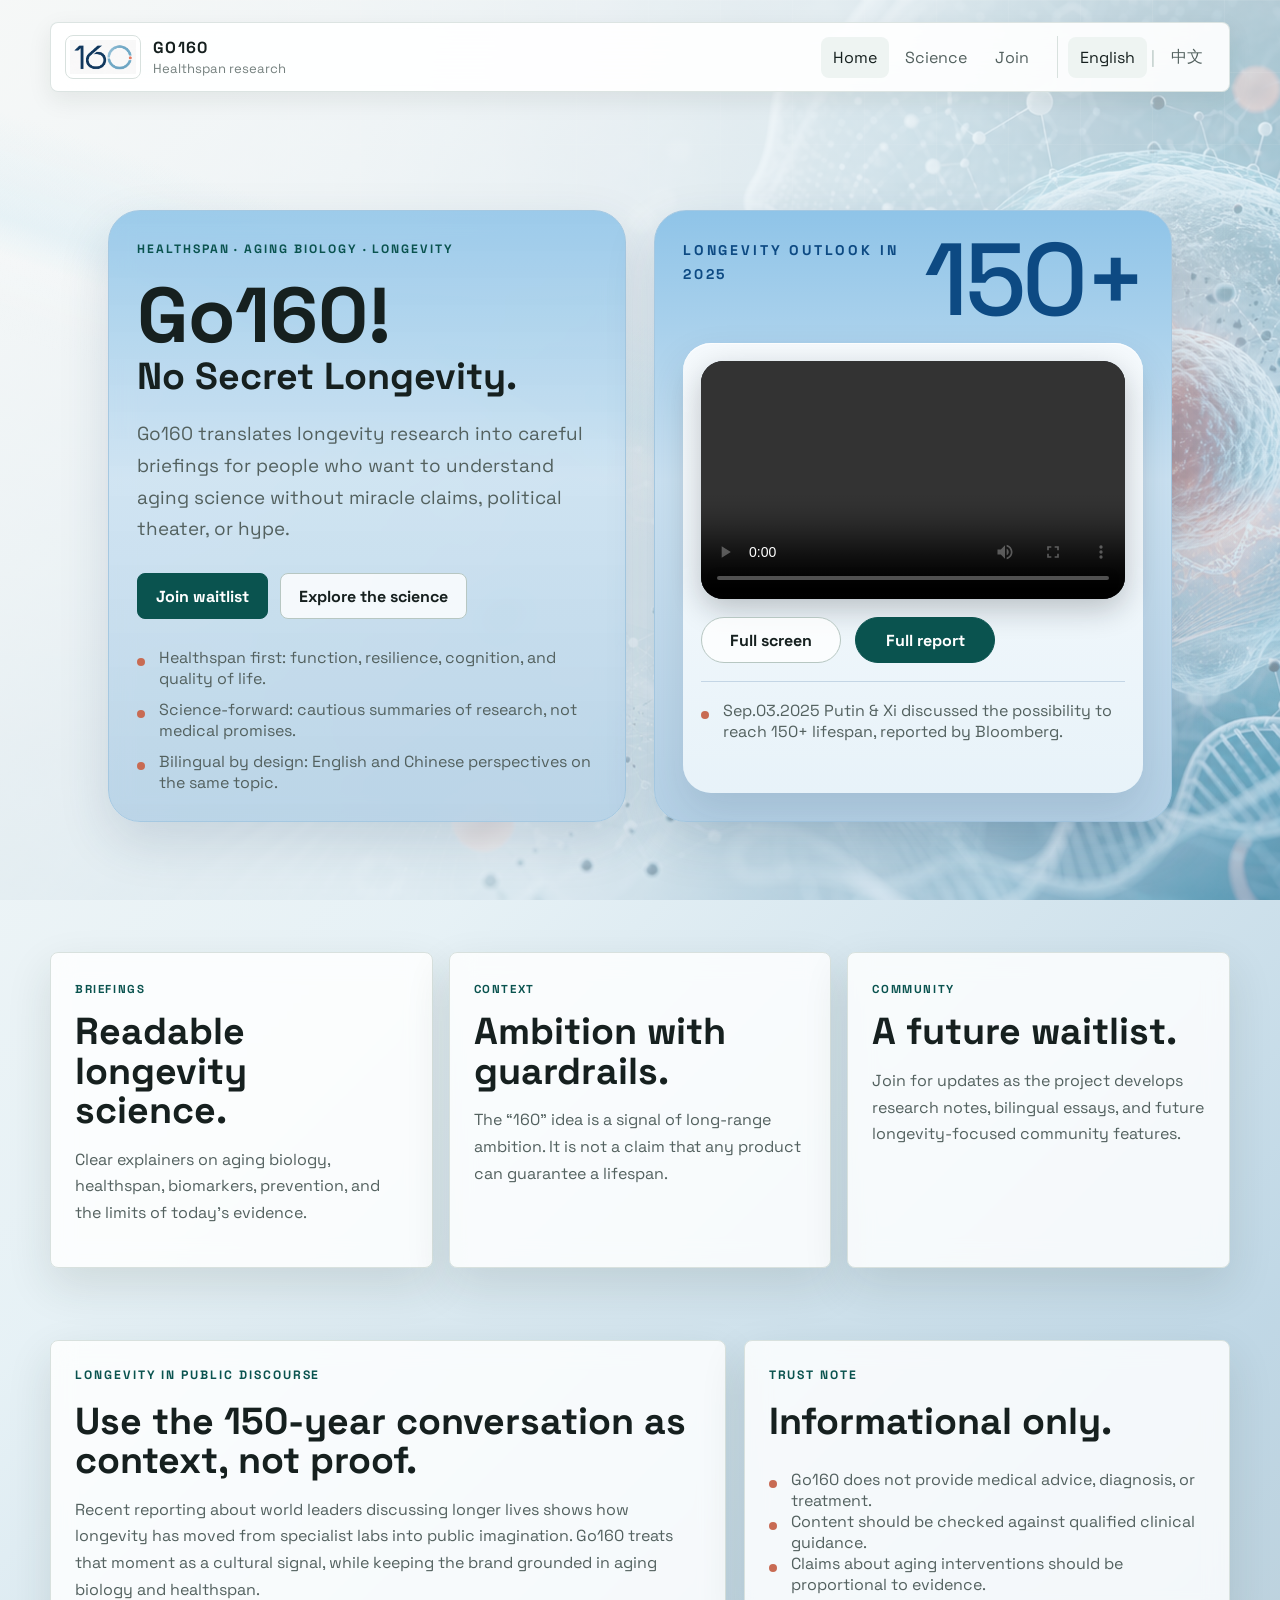
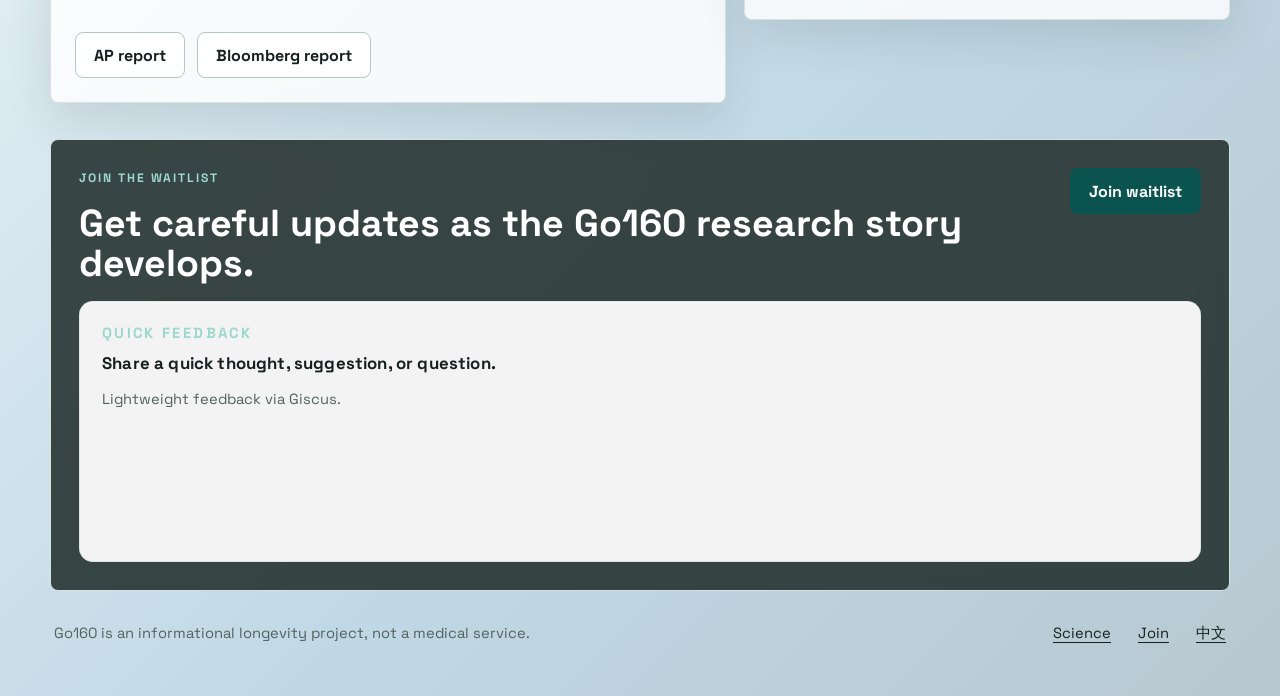
<file: index.html>
<!doctype html>
<html lang="en">
  <head>
    <meta charset="utf-8" />
    <meta name="viewport" content="width=device-width, initial-scale=1" />
    <title>Go160 | Healthspan and Longevity Science</title>
    <meta
      name="description"
      content="Go160 is a bilingual longevity and healthspan project translating aging science into careful briefings, practical context, and future community updates."
    />
    <meta name="theme-color" content="#0a534f" />
    <link rel="canonical" href="https://anti-age-150.github.io/" />
    <link rel="alternate" hreflang="en" href="https://anti-age-150.github.io/" />
    <link rel="alternate" hreflang="zh-Hans" href="https://anti-age-150.github.io/index-cn.html" />
    <link rel="alternate" hreflang="x-default" href="https://anti-age-150.github.io/" />
    <meta property="og:title" content="Go160 | Healthspan and Longevity Science" />
    <meta
      property="og:description"
      content="A careful, science-first longevity project focused on healthier years, not hype."
    />
    <meta property="og:type" content="website" />
    <meta property="og:url" content="https://anti-age-150.github.io/" />
    <meta property="og:image" content="https://anti-age-150.github.io/src/images/longevity-cells.png" />
    <link rel="preconnect" href="https://fonts.googleapis.com" />
    <link rel="preconnect" href="https://fonts.gstatic.com" crossorigin />
    <link
      href="https://fonts.googleapis.com/css2?family=Noto+Sans+SC:wght@400;500;700&family=Space+Grotesk:wght@400;500;600;700&display=swap"
      rel="stylesheet"
    />
    <link rel="stylesheet" href="styles.css" />
    <script>
      window.GO160_GISCUS = {
        repo: "Anti-Age-150/Anti-Age-150.github.io",
        repoId: "R_kgDOSsYh8g",
        category: "General",
        categoryId: "DIC_kwDOSsYh8s4C-P5f",
        mapping: "pathname",
        strict: 0,
        reactionsEnabled: 1,
        emitMetadata: 0,
        inputPosition: "bottom",
        theme: "preferred_color_scheme",
        lang: "en",
      };
    </script>
    <script defer src="site.js"></script>
  </head>
  <body class="home-page">
    <div class="page-shell">
      <header class="site-header" data-site-header>
        <a class="brand" href="index.html" aria-label="Go160 home">
          <span class="brand-mark">
            <img src="src/images/160-logo-futuristic.png" alt="" width="1774" height="887" />
          </span>
          <span class="brand-copy">
            <strong>Go160</strong>
            <span>Healthspan research</span>
          </span>
        </a>

        <button class="nav-toggle" type="button" aria-expanded="false" aria-controls="site-nav">
          <span></span>
          <span></span>
          <span></span>
          <span class="sr-only">Open navigation</span>
        </button>

        <nav class="site-nav" id="site-nav" data-site-nav>
          <div class="site-nav-main">
            <a href="index.html" aria-current="page">Home</a>
            <a href="science.html">Science</a>
            <a href="join.html">Join</a>
          </div>
          <div class="site-nav-lang" aria-label="Language switcher">
            <a href="index.html" aria-current="page">English</a>
            <span>|</span>
            <a href="index-cn.html">中文</a>
          </div>
        </nav>
      </header>

      <main>
        <section class="hero section" aria-labelledby="home-title">
          <div class="hero-layout">
            <div class="hero-copy">
              <p class="eyebrow">Healthspan · Aging biology · Longevity</p>
              <h1 id="home-title">Go160!</h1>
              <h2>No Secret Longevity.</h2>
              <p class="lede">
                Go160 translates longevity research into careful briefings for people who want to
                understand aging science without miracle claims, political theater, or hype.
              </p>
              <div class="hero-actions">
                <a class="button button-primary" href="join.html">Join waitlist</a>
                <a class="button button-secondary" href="science.html">Explore the science</a>
              </div>
              <ul class="hero-points" aria-label="Go160 principles">
                <li>Healthspan first: function, resilience, cognition, and quality of life.</li>
                <li>Science-forward: cautious summaries of research, not medical promises.</li>
                <li>Bilingual by design: English and Chinese perspectives on the same topic.</li>
              </ul>
            </div>
            <aside class="outlook-card hero-outlook" aria-label="Longevity outlook video">
              <div class="outlook-top">
                <p class="outlook-kicker">LONGEVITY OUTLOOK in 2025</p>
                <span class="outlook-stat">150+</span>
              </div>
              <div class="outlook-video-frame" data-outlook-shell>
                <video
                  class="outlook-video"
                  controls
                  playsinline
                  preload="metadata"
                  data-outlook-video
                  aria-label="Video report about Xi, Putin, and Kim Jong Un discussing living to 150 years old"
                >
                  <source src="src/videos/Xi_Putin_amp_Kim_Jong_Un_talk_about_how_to_live_to_150_years_old_pmVUXO.mp4" type="video/mp4" />
                  Your browser does not support the video element.
                </video>
                <div class="outlook-actions">
                  <button class="button button-secondary" type="button" data-outlook-fullscreen>
                    Full screen
                  </button>
                  <a
                    class="button button-primary"
                    href="https://www.bloomberg.com/news/articles/2025-09-03/xi-muses-on-living-to-150-in-rare-hot-mic-moment-with-putin-kim"
                    target="_blank"
                    rel="noreferrer"
                  >
                    Full report
                  </a>
                </div>
                <ul class="outlook-timeline" aria-label="Longevity report timeline">
                  <li>Sep.03.2025 Putin &amp; Xi discussed the possibility to reach 150+ lifespan, reported by Bloomberg.</li>
                </ul>
              </div>
            </aside>
          </div>
        </section>

        <section class="section content-grid" aria-label="What Go160 is">
          <article class="card">
            <span class="card-label">Briefings</span>
            <h2>Readable longevity science.</h2>
            <p>
              Clear explainers on aging biology, healthspan, biomarkers, prevention, and the limits
              of today’s evidence.
            </p>
          </article>
          <article class="card">
            <span class="card-label">Context</span>
            <h2>Ambition with guardrails.</h2>
            <p>
              The “160” idea is a signal of long-range ambition. It is not a claim that any product
              can guarantee a lifespan.
            </p>
          </article>
          <article class="card">
            <span class="card-label">Community</span>
            <h2>A future waitlist.</h2>
            <p>
              Join for updates as the project develops research notes, bilingual essays, and future
              longevity-focused community features.
            </p>
          </article>
        </section>

        <section class="section two-column">
          <div class="copy-panel">
            <p class="eyebrow">Longevity in public discourse</p>
            <h2>Use the 150-year conversation as context, not proof.</h2>
            <p>
              Recent reporting about world leaders discussing longer lives shows how longevity has
              moved from specialist labs into public imagination. Go160 treats that moment as a
              cultural signal, while keeping the brand grounded in aging biology and healthspan.
            </p>
            <div class="source-actions">
              <a class="button button-secondary" href="https://apnews.com/article/a2cae1cc2526a3d333ab82eaa9a85d21" target="_blank" rel="noreferrer">AP report</a>
              <a class="button button-secondary" href="https://www.bloomberg.com/news/articles/2025-09-03/xi-muses-on-living-to-150-in-rare-hot-mic-moment-with-putin-kim" target="_blank" rel="noreferrer">Bloomberg report</a>
            </div>
          </div>
          <aside class="trust-panel" aria-label="Trust note">
            <p class="eyebrow">Trust note</p>
            <h2>Informational only.</h2>
            <ul class="trust-list">
              <li>Go160 does not provide medical advice, diagnosis, or treatment.</li>
              <li>Content should be checked against qualified clinical guidance.</li>
              <li>Claims about aging interventions should be proportional to evidence.</li>
            </ul>
          </aside>
        </section>

        <section class="section cta-banner" aria-labelledby="waitlist-title">
          <div class="cta-banner-top">
            <div>
              <p class="eyebrow">Join the waitlist</p>
              <h2 id="waitlist-title">Get careful updates as the Go160 research story develops.</h2>
            </div>
            <a class="button button-primary" href="join.html">Join waitlist</a>
          </div>

          <div class="cta-comments" aria-labelledby="comments-title">
            <div class="cta-comments-copy">
              <p class="eyebrow">Quick feedback</p>
              <h3 id="comments-title">Share a quick thought, suggestion, or question.</h3>
              <p>Lightweight feedback via Giscus.</p>
            </div>
            <div class="giscus"></div>
          </div>
        </section>
      </main>

      <footer class="site-footer">
        <p>Go160 is an informational longevity project, not a medical service.</p>
        <p>
          <a href="science.html">Science</a>
          <span>·</span>
          <a href="join.html">Join</a>
          <span>·</span>
          <a href="index-cn.html">中文</a>
        </p>
      </footer>
    </div>
  </body>
</html>
</file>
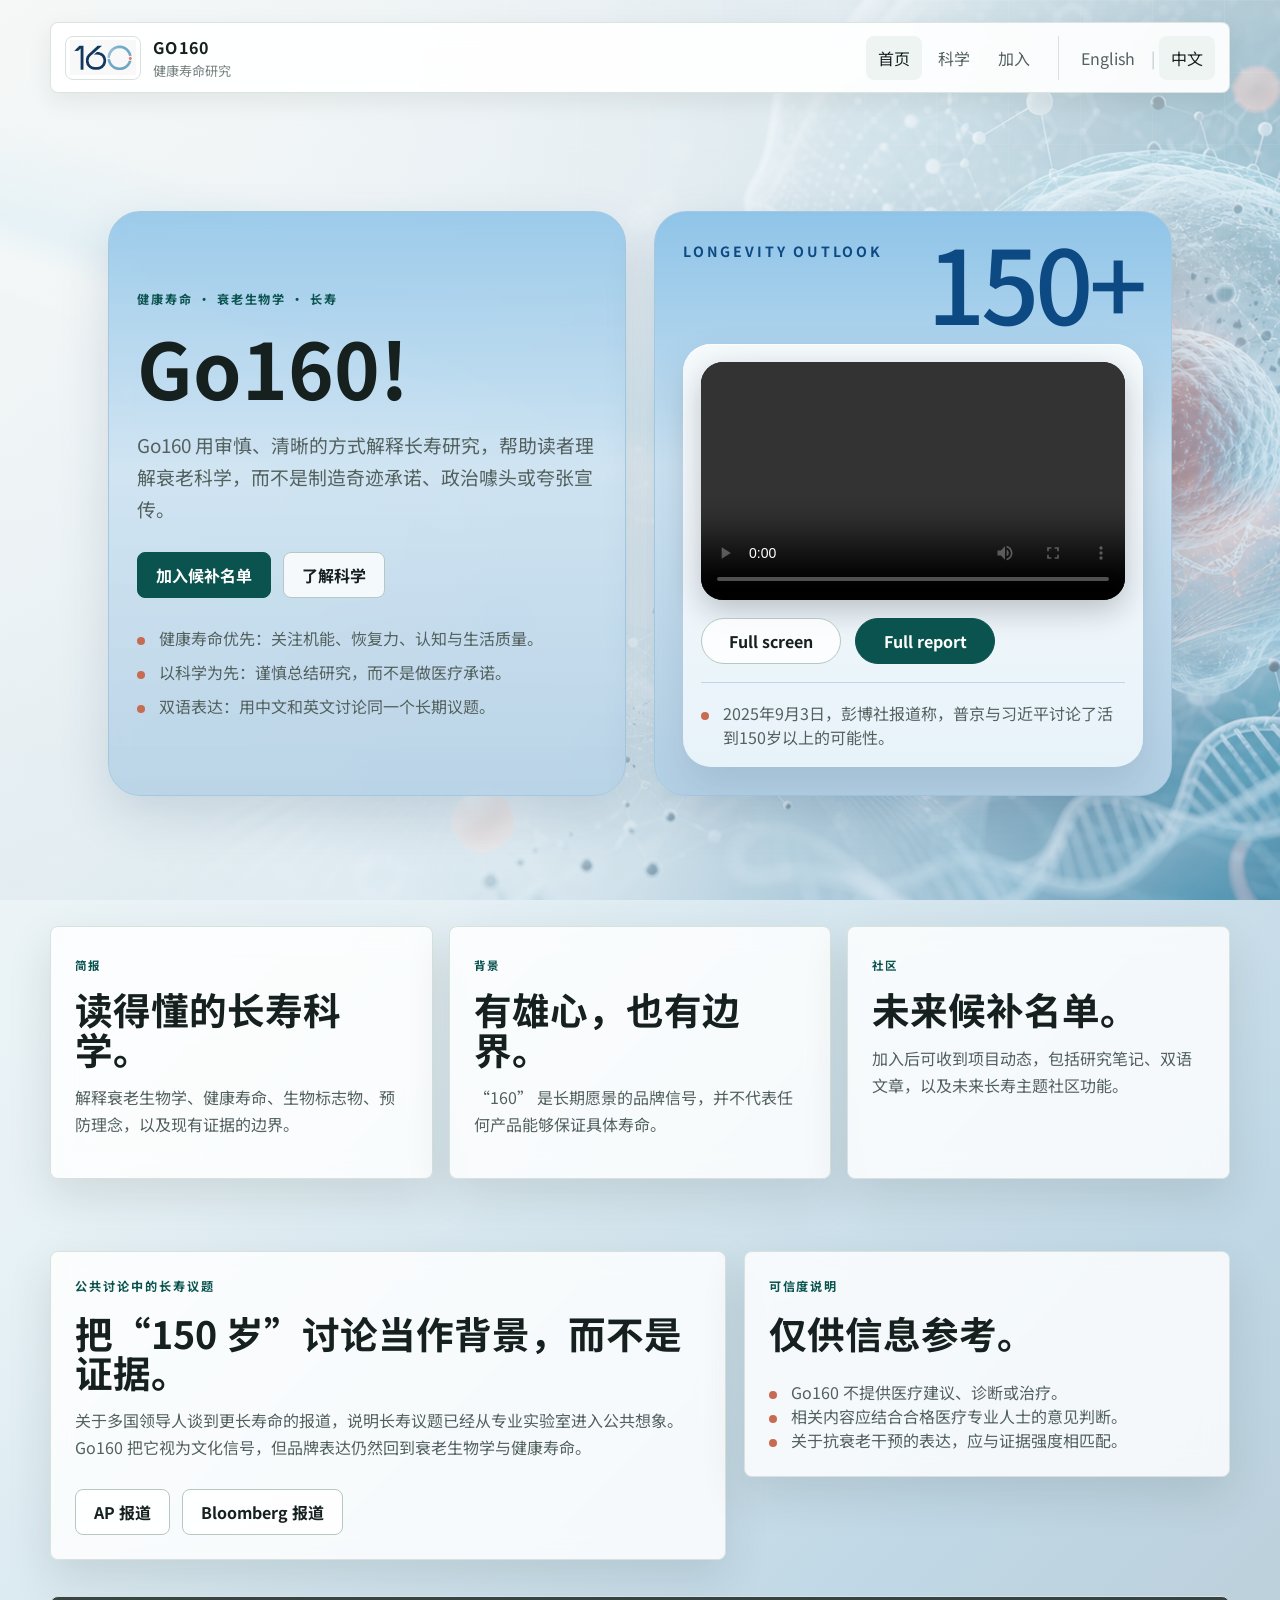
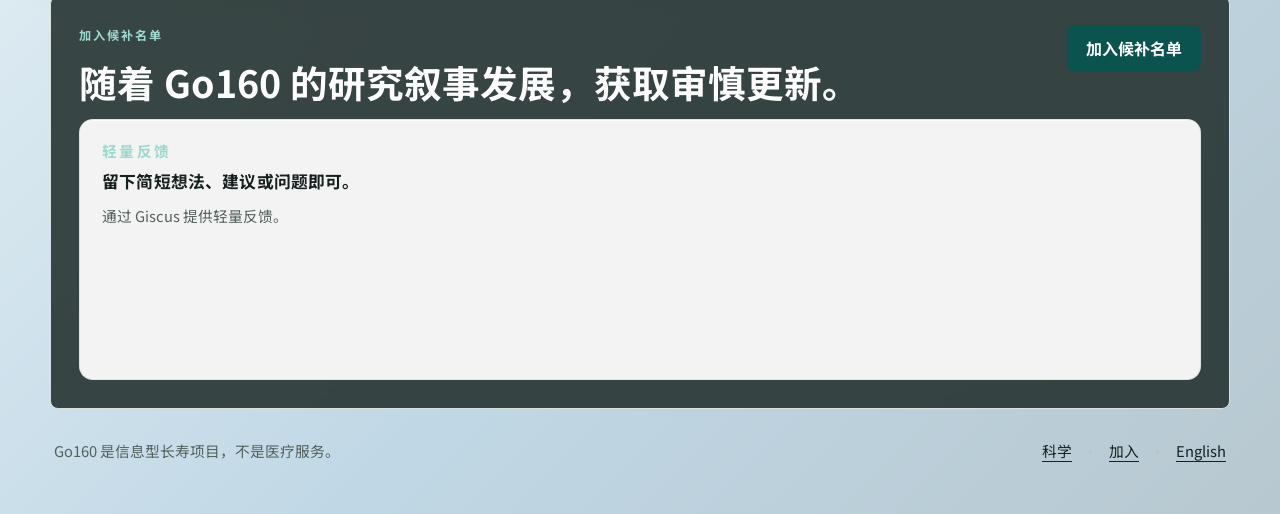
<file: index-cn.html>
<!doctype html>
<html lang="zh-Hans">
  <head>
    <meta charset="utf-8" />
    <meta name="viewport" content="width=device-width, initial-scale=1" />
    <title>Go160 | 健康寿命与长寿科学</title>
    <meta
      name="description"
      content="Go160 是一个双语长寿与健康寿命项目，用审慎、清晰的方式解释衰老科学、研究背景与未来社区动态。"
    />
    <meta name="theme-color" content="#0a534f" />
    <link rel="canonical" href="https://anti-age-150.github.io/index-cn.html" />
    <link rel="alternate" hreflang="en" href="https://anti-age-150.github.io/" />
    <link rel="alternate" hreflang="zh-Hans" href="https://anti-age-150.github.io/index-cn.html" />
    <link rel="alternate" hreflang="x-default" href="https://anti-age-150.github.io/" />
    <meta property="og:title" content="Go160 | 健康寿命与长寿科学" />
    <meta
      property="og:description"
      content="一个以科学为先、聚焦健康寿命而非夸张承诺的长寿项目。"
    />
    <meta property="og:type" content="website" />
    <meta property="og:url" content="https://anti-age-150.github.io/index-cn.html" />
    <meta property="og:image" content="https://anti-age-150.github.io/src/images/longevity-cells.png" />
    <link rel="preconnect" href="https://fonts.googleapis.com" />
    <link rel="preconnect" href="https://fonts.gstatic.com" crossorigin />
    <link
      href="https://fonts.googleapis.com/css2?family=Noto+Sans+SC:wght@400;500;700&family=Space+Grotesk:wght@400;500;600;700&display=swap"
      rel="stylesheet"
    />
    <link rel="stylesheet" href="styles.css" />
    <script>
      window.GO160_GISCUS = {
        repo: "Anti-Age-150/Anti-Age-150.github.io",
        repoId: "R_kgDOSsYh8g",
        category: "General",
        categoryId: "DIC_kwDOSsYh8s4C-P5f",
        mapping: "pathname",
        strict: 0,
        reactionsEnabled: 1,
        emitMetadata: 0,
        inputPosition: "bottom",
        theme: "preferred_color_scheme",
        lang: "zh-CN",
      };
    </script>
    <script defer src="site.js"></script>
  </head>
  <body class="home-page">
    <div class="page-shell">
      <header class="site-header" data-site-header>
        <a class="brand" href="index-cn.html" aria-label="Go160 中文首页">
          <span class="brand-mark">
            <img src="src/images/160-logo-futuristic.png" alt="" width="1774" height="887" />
          </span>
          <span class="brand-copy">
            <strong>Go160</strong>
            <span>健康寿命研究</span>
          </span>
        </a>

        <button class="nav-toggle" type="button" aria-expanded="false" aria-controls="site-nav">
          <span></span>
          <span></span>
          <span></span>
          <span class="sr-only">打开导航</span>
        </button>

        <nav class="site-nav" id="site-nav" data-site-nav>
          <div class="site-nav-main">
            <a href="index-cn.html" aria-current="page">首页</a>
            <a href="science-cn.html">科学</a>
            <a href="join-cn.html">加入</a>
          </div>
          <div class="site-nav-lang" aria-label="语言切换">
            <a href="index.html">English</a>
            <span>|</span>
            <a href="index-cn.html" aria-current="page">中文</a>
          </div>
        </nav>
      </header>

      <main>
        <section class="hero section" aria-labelledby="home-title">
          <div class="hero-layout">
            <div class="hero-copy">
              <p class="eyebrow">健康寿命 · 衰老生物学 · 长寿</p>
              <h1 id="home-title">Go160!</h1>
              <p class="lede">
                Go160 用审慎、清晰的方式解释长寿研究，帮助读者理解衰老科学，而不是制造奇迹承诺、政治噱头或夸张宣传。
              </p>
              <div class="hero-actions">
                <a class="button button-primary" href="join-cn.html">加入候补名单</a>
                <a class="button button-secondary" href="science-cn.html">了解科学</a>
              </div>
              <ul class="hero-points" aria-label="Go160 原则">
                <li>健康寿命优先：关注机能、恢复力、认知与生活质量。</li>
                <li>以科学为先：谨慎总结研究，而不是做医疗承诺。</li>
                <li>双语表达：用中文和英文讨论同一个长期议题。</li>
              </ul>
            </div>
            <aside class="outlook-card hero-outlook" aria-label="长寿展望视频">
              <div class="outlook-top">
                <p class="outlook-kicker">LONGEVITY OUTLOOK</p>
                <span class="outlook-stat">150+</span>
              </div>
              <div class="outlook-video-frame" data-outlook-shell>
                <video
                  class="outlook-video"
                  controls
                  playsinline
                  preload="metadata"
                  data-outlook-video
                  aria-label="关于习近平、普京和金正恩讨论活到150岁的新闻视频"
                >
                  <source src="src/videos/Xi_Putin_amp_Kim_Jong_Un_talk_about_how_to_live_to_150_years_old_pmVUXO.mp4" type="video/mp4" />
                  您的浏览器不支持视频标签。
                </video>
                <div class="outlook-actions">
                  <button class="button button-secondary" type="button" data-outlook-fullscreen>
                    Full screen
                  </button>
                  <a
                    class="button button-primary"
                    href="https://www.bloomberg.com/news/articles/2025-09-03/xi-muses-on-living-to-150-in-rare-hot-mic-moment-with-putin-kim"
                    target="_blank"
                    rel="noreferrer"
                  >
                    Full report
                  </a>
                </div>
                <ul class="outlook-timeline" aria-label="长寿报道时间线">
                  <li>2025年9月3日，彭博社报道称，普京与习近平讨论了活到150岁以上的可能性。</li>
                </ul>
              </div>
            </aside>
          </div>
        </section>

        <section class="section content-grid" aria-label="Go160 是什么">
          <article class="card">
            <span class="card-label">简报</span>
            <h2>读得懂的长寿科学。</h2>
            <p>解释衰老生物学、健康寿命、生物标志物、预防理念，以及现有证据的边界。</p>
          </article>
          <article class="card">
            <span class="card-label">背景</span>
            <h2>有雄心，也有边界。</h2>
            <p>“160” 是长期愿景的品牌信号，并不代表任何产品能够保证具体寿命。</p>
          </article>
          <article class="card">
            <span class="card-label">社区</span>
            <h2>未来候补名单。</h2>
            <p>加入后可收到项目动态，包括研究笔记、双语文章，以及未来长寿主题社区功能。</p>
          </article>
        </section>

        <section class="section two-column">
          <div class="copy-panel">
            <p class="eyebrow">公共讨论中的长寿议题</p>
            <h2>把“150 岁”讨论当作背景，而不是证据。</h2>
            <p>
              关于多国领导人谈到更长寿命的报道，说明长寿议题已经从专业实验室进入公共想象。Go160 把它视为文化信号，但品牌表达仍然回到衰老生物学与健康寿命。
            </p>
            <div class="source-actions">
              <a class="button button-secondary" href="https://apnews.com/article/a2cae1cc2526a3d333ab82eaa9a85d21" target="_blank" rel="noreferrer">AP 报道</a>
              <a class="button button-secondary" href="https://www.bloomberg.com/news/articles/2025-09-03/xi-muses-on-living-to-150-in-rare-hot-mic-moment-with-putin-kim" target="_blank" rel="noreferrer">Bloomberg 报道</a>
            </div>
          </div>
          <aside class="trust-panel" aria-label="可信度说明">
            <p class="eyebrow">可信度说明</p>
            <h2>仅供信息参考。</h2>
            <ul class="trust-list">
              <li>Go160 不提供医疗建议、诊断或治疗。</li>
              <li>相关内容应结合合格医疗专业人士的意见判断。</li>
              <li>关于抗衰老干预的表达，应与证据强度相匹配。</li>
            </ul>
          </aside>
        </section>

        <section class="section cta-banner" aria-labelledby="waitlist-title">
          <div class="cta-banner-top">
            <div>
              <p class="eyebrow">加入候补名单</p>
              <h2 id="waitlist-title">随着 Go160 的研究叙事发展，获取审慎更新。</h2>
            </div>
            <a class="button button-primary" href="join-cn.html">加入候补名单</a>
          </div>

          <div class="cta-comments" aria-labelledby="comments-title">
            <div class="cta-comments-copy">
              <p class="eyebrow">轻量反馈</p>
              <h3 id="comments-title">留下简短想法、建议或问题即可。</h3>
              <p>通过 Giscus 提供轻量反馈。</p>
            </div>
            <div class="giscus"></div>
          </div>
        </section>
      </main>

      <footer class="site-footer">
        <p>Go160 是信息型长寿项目，不是医疗服务。</p>
        <p>
          <a href="science-cn.html">科学</a>
          <span>·</span>
          <a href="join-cn.html">加入</a>
          <span>·</span>
          <a href="index.html">English</a>
        </p>
      </footer>
    </div>
  </body>
</html>
</file>
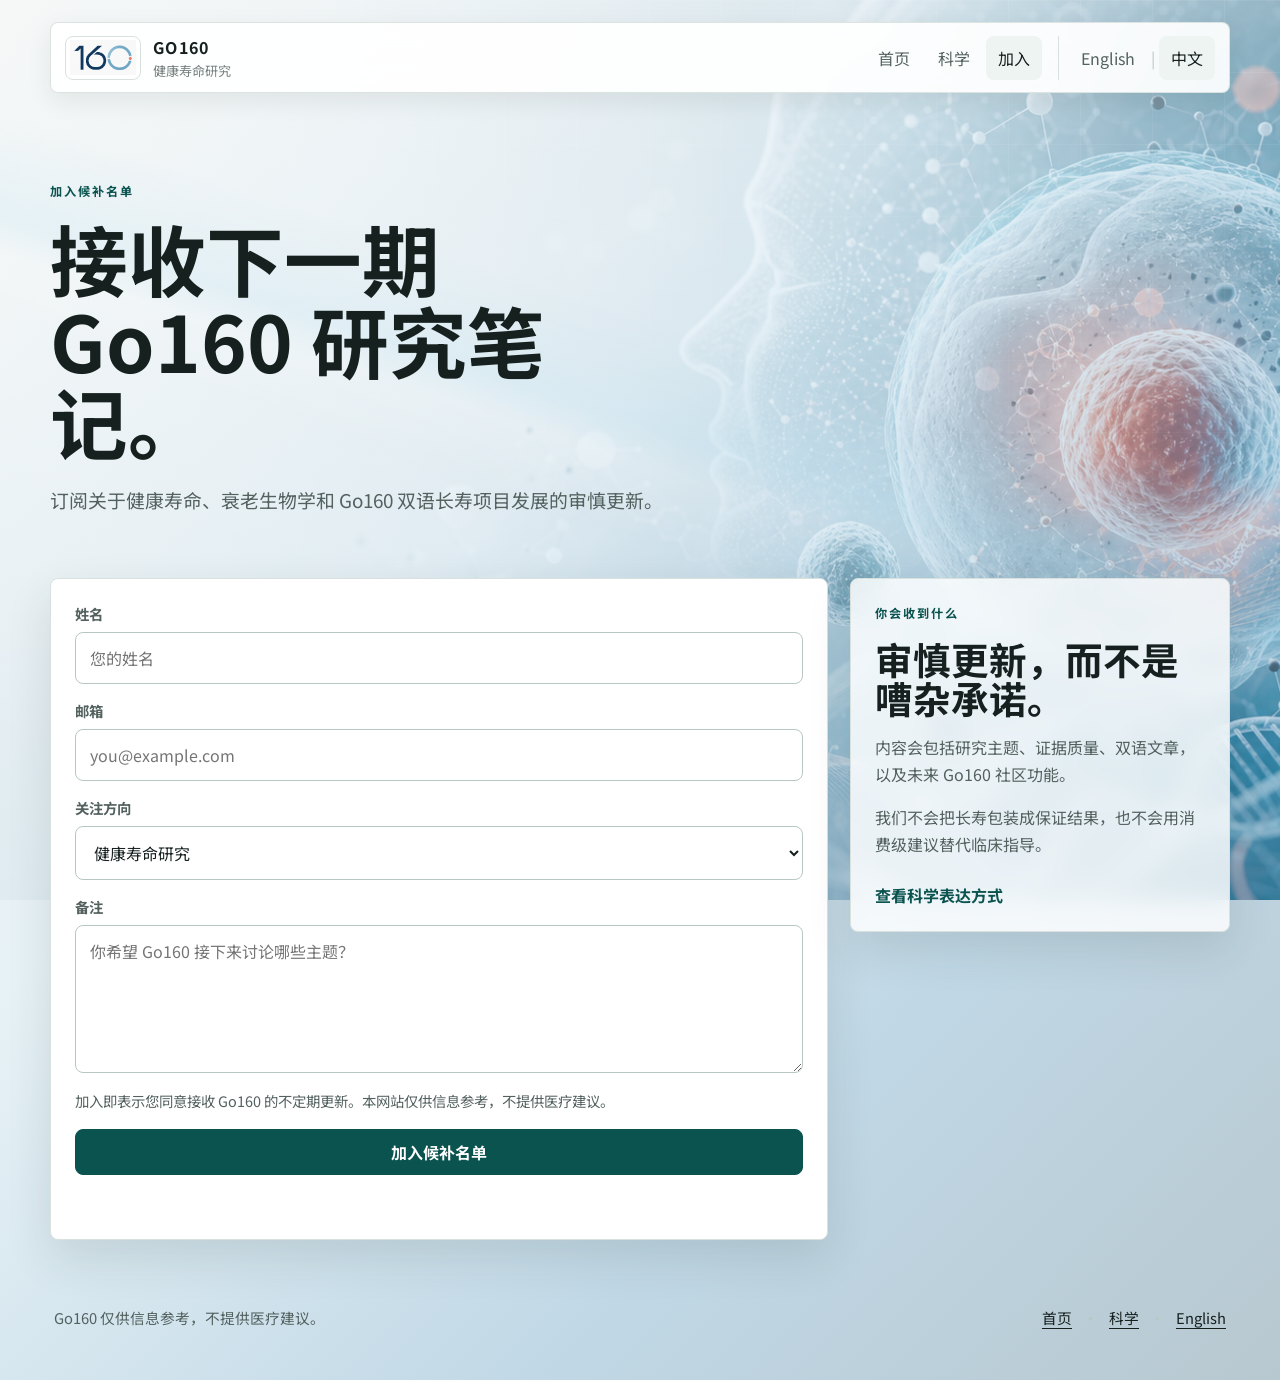
<file: join-cn.html>
<!doctype html>
<html lang="zh-Hans">
  <head>
    <meta charset="utf-8" />
    <meta name="viewport" content="width=device-width, initial-scale=1" />
    <title>加入候补名单 | Go160</title>
    <meta
      name="description"
      content="加入 Go160 候补名单，获取关于健康寿命、衰老生物学与长寿研究的审慎双语更新。"
    />
    <meta name="theme-color" content="#0a534f" />
    <link rel="canonical" href="https://anti-age-150.github.io/join-cn.html" />
    <link rel="alternate" hreflang="en" href="https://anti-age-150.github.io/join.html" />
    <link rel="alternate" hreflang="zh-Hans" href="https://anti-age-150.github.io/join-cn.html" />
    <link rel="alternate" hreflang="x-default" href="https://anti-age-150.github.io/join.html" />
    <meta property="og:title" content="加入候补名单 | Go160" />
    <meta
      property="og:description"
      content="获取 Go160 关于健康寿命、衰老科学与长寿未来的审慎更新。"
    />
    <meta property="og:type" content="website" />
    <meta property="og:url" content="https://anti-age-150.github.io/join-cn.html" />
    <meta property="og:image" content="https://anti-age-150.github.io/src/images/longevity-cells.png" />
    <link rel="preconnect" href="https://fonts.googleapis.com" />
    <link rel="preconnect" href="https://fonts.gstatic.com" crossorigin />
    <link
      href="https://fonts.googleapis.com/css2?family=Noto+Sans+SC:wght@400;500;700&family=Space+Grotesk:wght@400;500;600;700&display=swap"
      rel="stylesheet"
    />
    <link rel="stylesheet" href="styles.css" />
    <script defer src="site.js"></script>
  </head>
  <body class="home-page">
    <div class="page-shell">
      <header class="site-header" data-site-header>
        <a class="brand" href="index-cn.html" aria-label="Go160 中文首页">
          <span class="brand-mark">
            <img src="src/images/160-logo-futuristic.png" alt="" width="1774" height="887" />
          </span>
          <span class="brand-copy">
            <strong>Go160</strong>
            <span>健康寿命研究</span>
          </span>
        </a>

        <button class="nav-toggle" type="button" aria-expanded="false" aria-controls="site-nav">
          <span></span>
          <span></span>
          <span></span>
          <span class="sr-only">打开导航</span>
        </button>

        <nav class="site-nav" id="site-nav" data-site-nav>
          <div class="site-nav-main">
            <a href="index-cn.html">首页</a>
            <a href="science-cn.html">科学</a>
            <a href="join-cn.html" aria-current="page">加入</a>
          </div>
          <div class="site-nav-lang" aria-label="语言切换">
            <a href="join.html">English</a>
            <span>|</span>
            <a href="join-cn.html" aria-current="page">中文</a>
          </div>
        </nav>
      </header>

      <main>
        <section class="section page-hero">
          <p class="eyebrow">加入候补名单</p>
          <h1>接收下一期 Go160 研究笔记。</h1>
          <p class="lede">
            订阅关于健康寿命、衰老生物学和 Go160 双语长寿项目发展的审慎更新。
          </p>
        </section>

        <section class="section form-layout">
          <form
            class="waitlist-form"
            data-waitlist-form
            data-language="zh-Hans"
            data-success="您已加入候补名单。Go160 准备好后会发送审慎更新。"
            data-local-success="您已加入候补名单。当前预览已在本地保存提交，待正式接口接入后即可发送。"
            data-error="现在暂时无法提交，请稍后再试。"
          >
            <label>
              <span>姓名</span>
              <input name="name" type="text" autocomplete="name" placeholder="您的姓名" />
            </label>
            <label>
              <span>邮箱</span>
              <input name="email" type="email" autocomplete="email" required placeholder="you@example.com" />
            </label>
            <label>
              <span>关注方向</span>
              <select name="interest">
                <option>健康寿命研究</option>
                <option>衰老生物学简报</option>
                <option>社区与产品动态</option>
                <option>合作或媒体咨询</option>
              </select>
            </label>
            <label>
              <span>备注</span>
              <textarea name="notes" rows="5" placeholder="你希望 Go160 接下来讨论哪些主题？"></textarea>
            </label>
            <p class="consent-copy">
              加入即表示您同意接收 Go160 的不定期更新。本网站仅供信息参考，不提供医疗建议。
            </p>
            <button class="button button-primary" type="submit">加入候补名单</button>
            <p class="form-status" data-form-status aria-live="polite"></p>
          </form>

          <aside class="copy-panel">
            <p class="eyebrow">你会收到什么</p>
            <h2>审慎更新，而不是嘈杂承诺。</h2>
            <p>内容会包括研究主题、证据质量、双语文章，以及未来 Go160 社区功能。</p>
            <p>我们不会把长寿包装成保证结果，也不会用消费级建议替代临床指导。</p>
            <a class="text-link" href="science-cn.html">查看科学表达方式</a>
          </aside>
        </section>
      </main>

      <footer class="site-footer">
        <p>Go160 仅供信息参考，不提供医疗建议。</p>
        <p>
          <a href="index-cn.html">首页</a>
          <span>·</span>
          <a href="science-cn.html">科学</a>
          <span>·</span>
          <a href="join.html">English</a>
        </p>
      </footer>
    </div>
  </body>
</html>
</file>
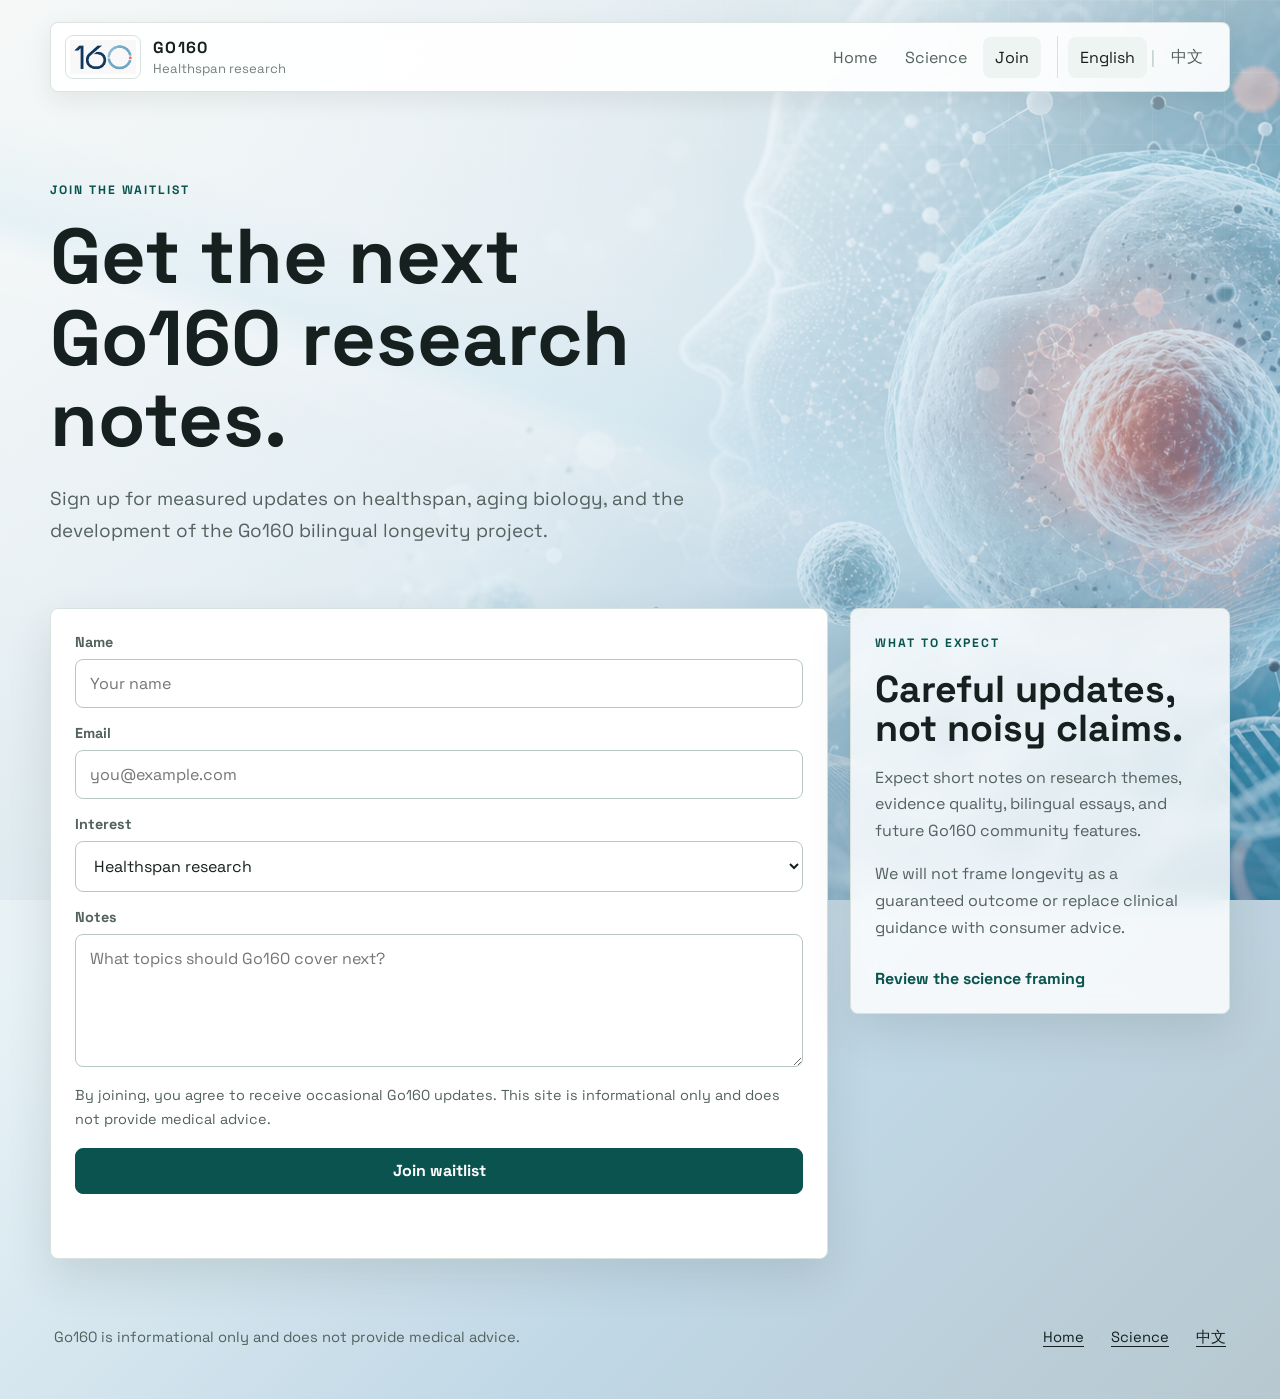
<file: join.html>
<!doctype html>
<html lang="en">
  <head>
    <meta charset="utf-8" />
    <meta name="viewport" content="width=device-width, initial-scale=1" />
    <title>Join Waitlist | Go160</title>
    <meta
      name="description"
      content="Join the Go160 waitlist for careful bilingual updates on healthspan, aging biology, and longevity research."
    />
    <meta name="theme-color" content="#0a534f" />
    <link rel="canonical" href="https://anti-age-150.github.io/join.html" />
    <link rel="alternate" hreflang="en" href="https://anti-age-150.github.io/join.html" />
    <link rel="alternate" hreflang="zh-Hans" href="https://anti-age-150.github.io/join-cn.html" />
    <link rel="alternate" hreflang="x-default" href="https://anti-age-150.github.io/join.html" />
    <meta property="og:title" content="Join Waitlist | Go160" />
    <meta
      property="og:description"
      content="Get careful Go160 updates on healthspan, aging science, and the future of longevity."
    />
    <meta property="og:type" content="website" />
    <meta property="og:url" content="https://anti-age-150.github.io/join.html" />
    <meta property="og:image" content="https://anti-age-150.github.io/src/images/longevity-cells.png" />
    <link rel="preconnect" href="https://fonts.googleapis.com" />
    <link rel="preconnect" href="https://fonts.gstatic.com" crossorigin />
    <link
      href="https://fonts.googleapis.com/css2?family=Noto+Sans+SC:wght@400;500;700&family=Space+Grotesk:wght@400;500;600;700&display=swap"
      rel="stylesheet"
    />
    <link rel="stylesheet" href="styles.css" />
    <script defer src="site.js"></script>
  </head>
  <body class="home-page">
    <div class="page-shell">
      <header class="site-header" data-site-header>
        <a class="brand" href="index.html" aria-label="Go160 home">
          <span class="brand-mark">
            <img src="src/images/160-logo-futuristic.png" alt="" width="1774" height="887" />
          </span>
          <span class="brand-copy">
            <strong>Go160</strong>
            <span>Healthspan research</span>
          </span>
        </a>

        <button class="nav-toggle" type="button" aria-expanded="false" aria-controls="site-nav">
          <span></span>
          <span></span>
          <span></span>
          <span class="sr-only">Open navigation</span>
        </button>

        <nav class="site-nav" id="site-nav" data-site-nav>
          <div class="site-nav-main">
            <a href="index.html">Home</a>
            <a href="science.html">Science</a>
            <a href="join.html" aria-current="page">Join</a>
          </div>
          <div class="site-nav-lang" aria-label="Language switcher">
            <a href="join.html" aria-current="page">English</a>
            <span>|</span>
            <a href="join-cn.html">中文</a>
          </div>
        </nav>
      </header>

      <main>
        <section class="section page-hero">
          <p class="eyebrow">Join the waitlist</p>
          <h1>Get the next Go160 research notes.</h1>
          <p class="lede">
            Sign up for measured updates on healthspan, aging biology, and the development of the
            Go160 bilingual longevity project.
          </p>
        </section>

        <section class="section form-layout">
          <form
            class="waitlist-form"
            data-waitlist-form
            data-language="en"
            data-success="You are on the waitlist. We will send careful Go160 updates as they are ready."
            data-local-success="You are on the waitlist. This preview saved your submission locally until a live endpoint is connected."
            data-error="Unable to submit right now. Please try again later."
          >
            <label>
              <span>Name</span>
              <input name="name" type="text" autocomplete="name" placeholder="Your name" />
            </label>
            <label>
              <span>Email</span>
              <input name="email" type="email" autocomplete="email" required placeholder="you@example.com" />
            </label>
            <label>
              <span>Interest</span>
              <select name="interest">
                <option>Healthspan research</option>
                <option>Aging biology briefings</option>
                <option>Community and product updates</option>
                <option>Partnership or media inquiry</option>
              </select>
            </label>
            <label>
              <span>Notes</span>
              <textarea name="notes" rows="5" placeholder="What topics should Go160 cover next?"></textarea>
            </label>
            <p class="consent-copy">
              By joining, you agree to receive occasional Go160 updates. This site is informational
              only and does not provide medical advice.
            </p>
            <button class="button button-primary" type="submit">Join waitlist</button>
            <p class="form-status" data-form-status aria-live="polite"></p>
          </form>

          <aside class="copy-panel">
            <p class="eyebrow">What to expect</p>
            <h2>Careful updates, not noisy claims.</h2>
            <p>
              Expect short notes on research themes, evidence quality, bilingual essays, and future
              Go160 community features.
            </p>
            <p>
              We will not frame longevity as a guaranteed outcome or replace clinical guidance with
              consumer advice.
            </p>
            <a class="text-link" href="science.html">Review the science framing</a>
          </aside>
        </section>
      </main>

      <footer class="site-footer">
        <p>Go160 is informational only and does not provide medical advice.</p>
        <p>
          <a href="index.html">Home</a>
          <span>·</span>
          <a href="science.html">Science</a>
          <span>·</span>
          <a href="join-cn.html">中文</a>
        </p>
      </footer>
    </div>
  </body>
</html>
</file>
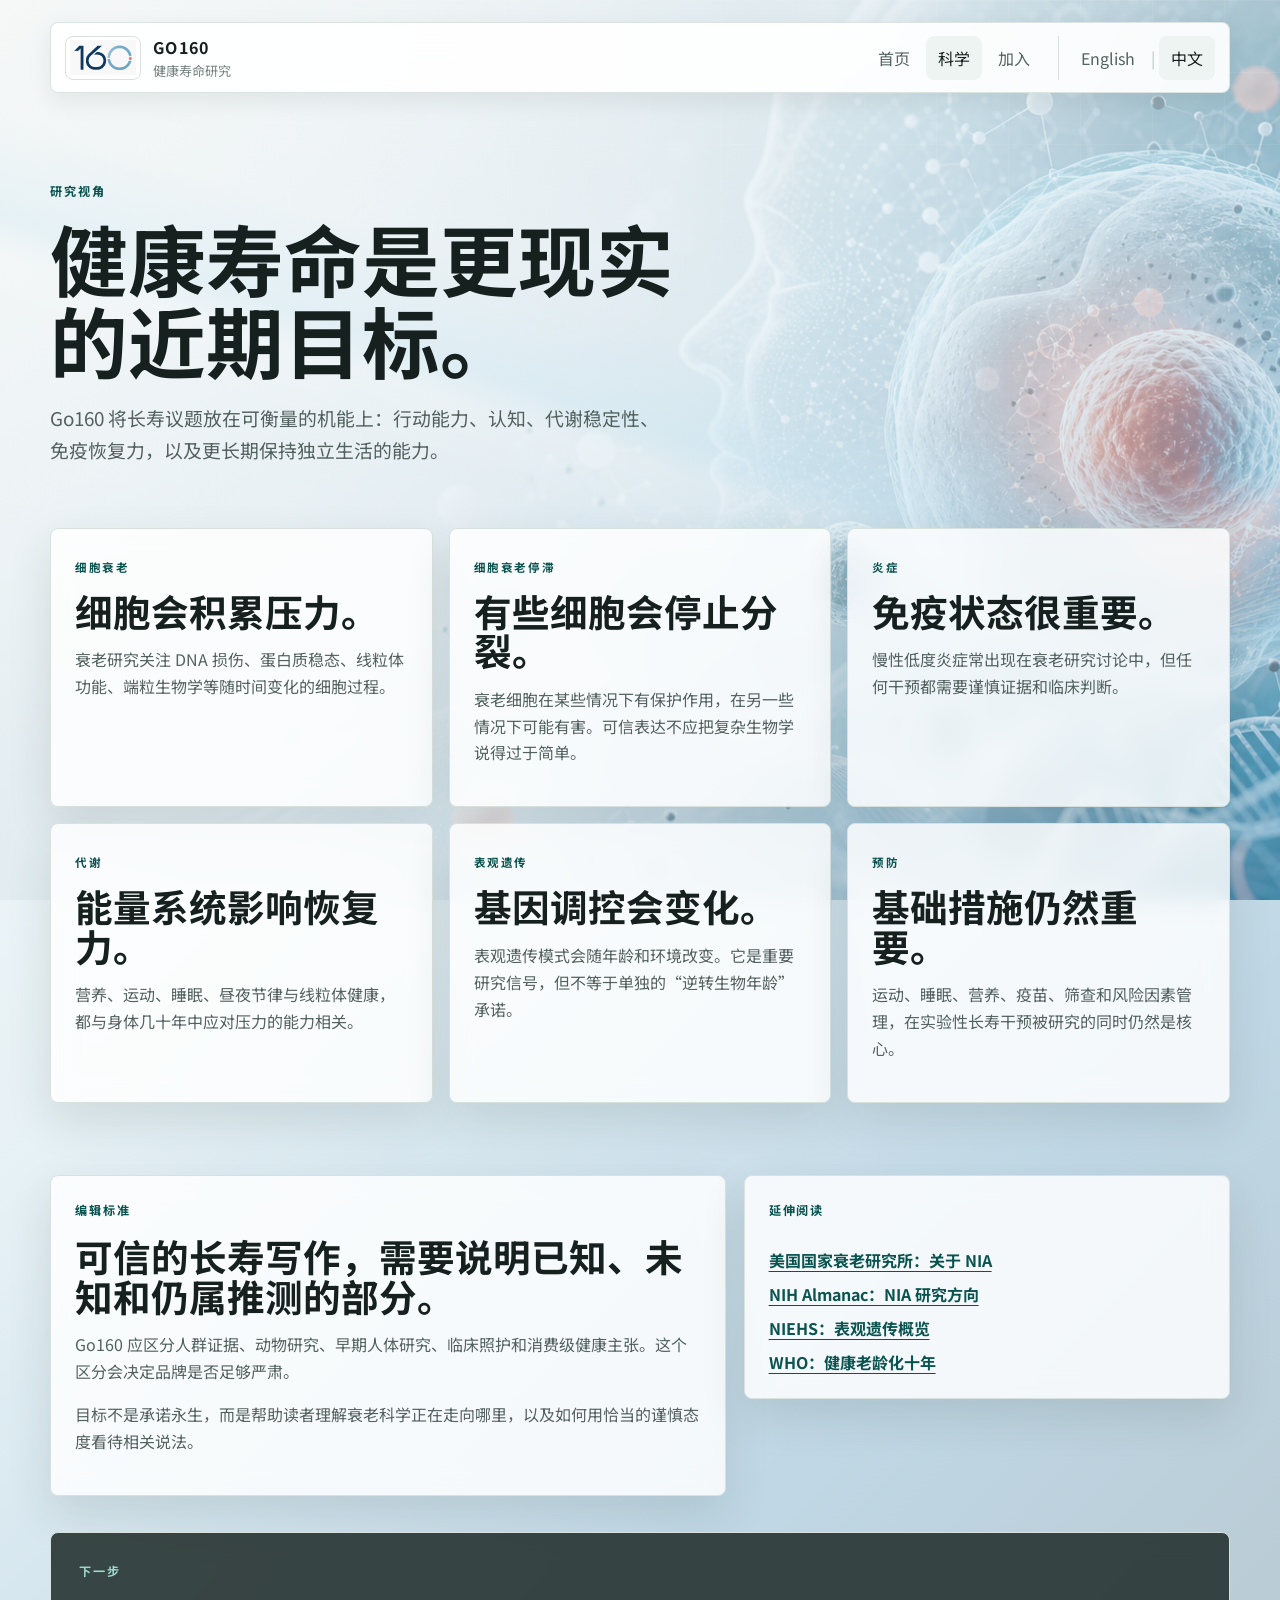
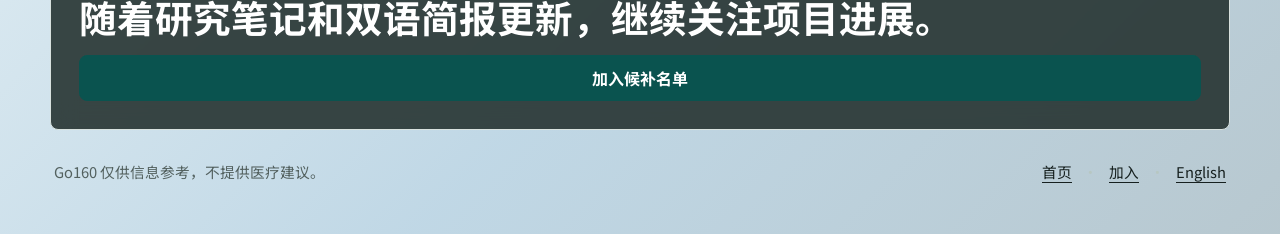
<file: science-cn.html>
<!doctype html>
<html lang="zh-Hans">
  <head>
    <meta charset="utf-8" />
    <meta name="viewport" content="width=device-width, initial-scale=1" />
    <title>科学 | Go160 健康寿命简报</title>
    <meta
      name="description"
      content="了解 Go160 如何以科学为先，审慎介绍健康寿命、细胞衰老、细胞衰老停滞、炎症、代谢、表观遗传与预防。"
    />
    <meta name="theme-color" content="#0a534f" />
    <link rel="canonical" href="https://anti-age-150.github.io/science-cn.html" />
    <link rel="alternate" hreflang="en" href="https://anti-age-150.github.io/science.html" />
    <link rel="alternate" hreflang="zh-Hans" href="https://anti-age-150.github.io/science-cn.html" />
    <link rel="alternate" hreflang="x-default" href="https://anti-age-150.github.io/science.html" />
    <meta property="og:title" content="科学 | Go160 健康寿命简报" />
    <meta
      property="og:description"
      content="以审慎方式介绍健康寿命与长寿科学背后的关键议题。"
    />
    <meta property="og:type" content="website" />
    <meta property="og:url" content="https://anti-age-150.github.io/science-cn.html" />
    <meta property="og:image" content="https://anti-age-150.github.io/src/images/longevity-cells.png" />
    <link rel="preconnect" href="https://fonts.googleapis.com" />
    <link rel="preconnect" href="https://fonts.gstatic.com" crossorigin />
    <link
      href="https://fonts.googleapis.com/css2?family=Noto+Sans+SC:wght@400;500;700&family=Space+Grotesk:wght@400;500;600;700&display=swap"
      rel="stylesheet"
    />
    <link rel="stylesheet" href="styles.css" />
    <script defer src="site.js"></script>
  </head>
  <body class="home-page">
    <div class="page-shell">
      <header class="site-header" data-site-header>
        <a class="brand" href="index-cn.html" aria-label="Go160 中文首页">
          <span class="brand-mark">
            <img src="src/images/160-logo-futuristic.png" alt="" width="1774" height="887" />
          </span>
          <span class="brand-copy">
            <strong>Go160</strong>
            <span>健康寿命研究</span>
          </span>
        </a>

        <button class="nav-toggle" type="button" aria-expanded="false" aria-controls="site-nav">
          <span></span>
          <span></span>
          <span></span>
          <span class="sr-only">打开导航</span>
        </button>

        <nav class="site-nav" id="site-nav" data-site-nav>
          <div class="site-nav-main">
            <a href="index-cn.html">首页</a>
            <a href="science-cn.html" aria-current="page">科学</a>
            <a href="join-cn.html">加入</a>
          </div>
          <div class="site-nav-lang" aria-label="语言切换">
            <a href="science.html">English</a>
            <span>|</span>
            <a href="science-cn.html" aria-current="page">中文</a>
          </div>
        </nav>
      </header>

      <main>
        <section class="section page-hero">
          <p class="eyebrow">研究视角</p>
          <h1>健康寿命是更现实的近期目标。</h1>
          <p class="lede">
            Go160 将长寿议题放在可衡量的机能上：行动能力、认知、代谢稳定性、免疫恢复力，以及更长期保持独立生活的能力。
          </p>
        </section>

        <section class="section science-grid" aria-label="核心科学议题">
          <article class="card">
            <span class="card-label">细胞衰老</span>
            <h2>细胞会积累压力。</h2>
            <p>衰老研究关注 DNA 损伤、蛋白质稳态、线粒体功能、端粒生物学等随时间变化的细胞过程。</p>
          </article>
          <article class="card">
            <span class="card-label">细胞衰老停滞</span>
            <h2>有些细胞会停止分裂。</h2>
            <p>衰老细胞在某些情况下有保护作用，在另一些情况下可能有害。可信表达不应把复杂生物学说得过于简单。</p>
          </article>
          <article class="card">
            <span class="card-label">炎症</span>
            <h2>免疫状态很重要。</h2>
            <p>慢性低度炎症常出现在衰老研究讨论中，但任何干预都需要谨慎证据和临床判断。</p>
          </article>
          <article class="card">
            <span class="card-label">代谢</span>
            <h2>能量系统影响恢复力。</h2>
            <p>营养、运动、睡眠、昼夜节律与线粒体健康，都与身体几十年中应对压力的能力相关。</p>
          </article>
          <article class="card">
            <span class="card-label">表观遗传</span>
            <h2>基因调控会变化。</h2>
            <p>表观遗传模式会随年龄和环境改变。它是重要研究信号，但不等于单独的“逆转生物年龄”承诺。</p>
          </article>
          <article class="card">
            <span class="card-label">预防</span>
            <h2>基础措施仍然重要。</h2>
            <p>运动、睡眠、营养、疫苗、筛查和风险因素管理，在实验性长寿干预被研究的同时仍然是核心。</p>
          </article>
        </section>

        <section class="section two-column">
          <div class="copy-panel">
            <p class="eyebrow">编辑标准</p>
            <h2>可信的长寿写作，需要说明已知、未知和仍属推测的部分。</h2>
            <p>
              Go160 应区分人群证据、动物研究、早期人体研究、临床照护和消费级健康主张。这个区分会决定品牌是否足够严肃。
            </p>
            <p>
              目标不是承诺永生，而是帮助读者理解衰老科学正在走向哪里，以及如何用恰当的谨慎态度看待相关说法。
            </p>
          </div>
          <aside class="trust-panel">
            <p class="eyebrow">延伸阅读</p>
            <ul class="source-list">
              <li><a href="https://www.nia.nih.gov/about" target="_blank" rel="noreferrer">美国国家衰老研究所：关于 NIA</a></li>
              <li><a href="https://www.nih.gov/about-nih/nih-almanac/national-institute-aging-nia" target="_blank" rel="noreferrer">NIH Almanac：NIA 研究方向</a></li>
              <li><a href="https://www.niehs.nih.gov/health/topics/science/epigenetics" target="_blank" rel="noreferrer">NIEHS：表观遗传概览</a></li>
              <li><a href="https://www.who.int/initiatives/decade-of-healthy-ageing" target="_blank" rel="noreferrer">WHO：健康老龄化十年</a></li>
            </ul>
          </aside>
        </section>

        <section class="section cta-banner">
          <div>
            <p class="eyebrow">下一步</p>
            <h2>随着研究笔记和双语简报更新，继续关注项目进展。</h2>
          </div>
          <a class="button button-primary" href="join-cn.html">加入候补名单</a>
        </section>
      </main>

      <footer class="site-footer">
        <p>Go160 仅供信息参考，不提供医疗建议。</p>
        <p>
          <a href="index-cn.html">首页</a>
          <span>·</span>
          <a href="join-cn.html">加入</a>
          <span>·</span>
          <a href="science.html">English</a>
        </p>
      </footer>
    </div>
  </body>
</html>
</file>
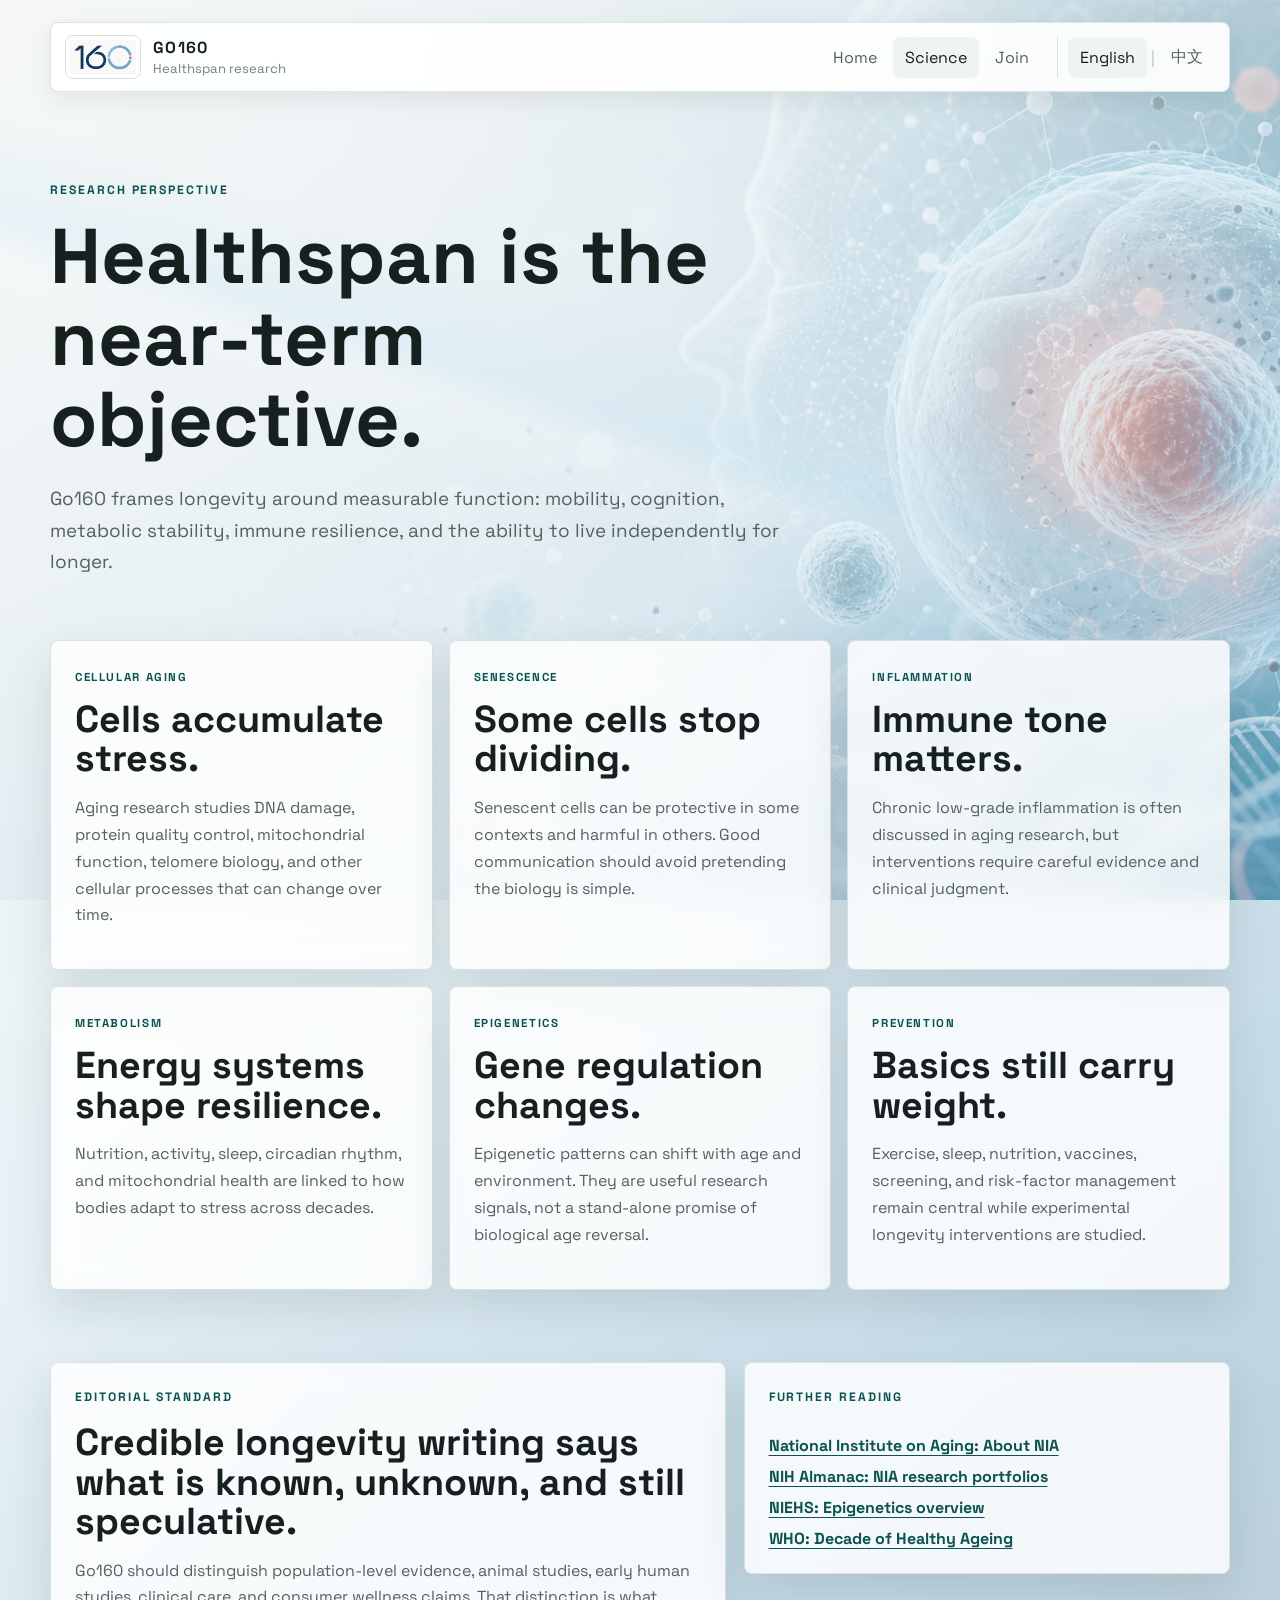
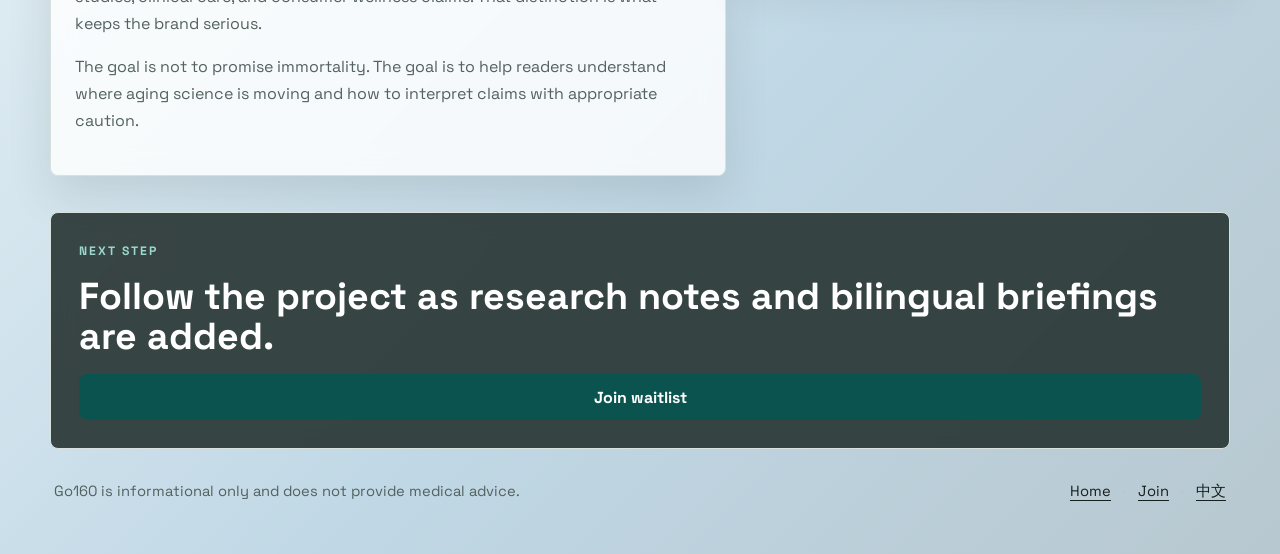
<file: science.html>
<!doctype html>
<html lang="en">
  <head>
    <meta charset="utf-8" />
    <meta name="viewport" content="width=device-width, initial-scale=1" />
    <title>Science | Go160 Healthspan Briefings</title>
    <meta
      name="description"
      content="Explore Go160's science-first framing of healthspan, cellular aging, senescence, inflammation, metabolism, epigenetics, and prevention."
    />
    <meta name="theme-color" content="#0a534f" />
    <link rel="canonical" href="https://anti-age-150.github.io/science.html" />
    <link rel="alternate" hreflang="en" href="https://anti-age-150.github.io/science.html" />
    <link rel="alternate" hreflang="zh-Hans" href="https://anti-age-150.github.io/science-cn.html" />
    <link rel="alternate" hreflang="x-default" href="https://anti-age-150.github.io/science.html" />
    <meta property="og:title" content="Science | Go160 Healthspan Briefings" />
    <meta
      property="og:description"
      content="A cautious overview of the aging biology topics behind healthspan and longevity."
    />
    <meta property="og:type" content="website" />
    <meta property="og:url" content="https://anti-age-150.github.io/science.html" />
    <meta property="og:image" content="https://anti-age-150.github.io/src/images/longevity-cells.png" />
    <link rel="preconnect" href="https://fonts.googleapis.com" />
    <link rel="preconnect" href="https://fonts.gstatic.com" crossorigin />
    <link
      href="https://fonts.googleapis.com/css2?family=Noto+Sans+SC:wght@400;500;700&family=Space+Grotesk:wght@400;500;600;700&display=swap"
      rel="stylesheet"
    />
    <link rel="stylesheet" href="styles.css" />
    <script defer src="site.js"></script>
  </head>
  <body class="home-page">
    <div class="page-shell">
      <header class="site-header" data-site-header>
        <a class="brand" href="index.html" aria-label="Go160 home">
          <span class="brand-mark">
            <img src="src/images/160-logo-futuristic.png" alt="" width="1774" height="887" />
          </span>
          <span class="brand-copy">
            <strong>Go160</strong>
            <span>Healthspan research</span>
          </span>
        </a>

        <button class="nav-toggle" type="button" aria-expanded="false" aria-controls="site-nav">
          <span></span>
          <span></span>
          <span></span>
          <span class="sr-only">Open navigation</span>
        </button>

        <nav class="site-nav" id="site-nav" data-site-nav>
          <div class="site-nav-main">
            <a href="index.html">Home</a>
            <a href="science.html" aria-current="page">Science</a>
            <a href="join.html">Join</a>
          </div>
          <div class="site-nav-lang" aria-label="Language switcher">
            <a href="science.html" aria-current="page">English</a>
            <span>|</span>
            <a href="science-cn.html">中文</a>
          </div>
        </nav>
      </header>

      <main>
        <section class="section page-hero">
          <p class="eyebrow">Research perspective</p>
          <h1>Healthspan is the near-term objective.</h1>
          <p class="lede">
            Go160 frames longevity around measurable function: mobility, cognition, metabolic
            stability, immune resilience, and the ability to live independently for longer.
          </p>
        </section>

        <section class="section science-grid" aria-label="Core science topics">
          <article class="card">
            <span class="card-label">Cellular aging</span>
            <h2>Cells accumulate stress.</h2>
            <p>
              Aging research studies DNA damage, protein quality control, mitochondrial function,
              telomere biology, and other cellular processes that can change over time.
            </p>
          </article>
          <article class="card">
            <span class="card-label">Senescence</span>
            <h2>Some cells stop dividing.</h2>
            <p>
              Senescent cells can be protective in some contexts and harmful in others. Good
              communication should avoid pretending the biology is simple.
            </p>
          </article>
          <article class="card">
            <span class="card-label">Inflammation</span>
            <h2>Immune tone matters.</h2>
            <p>
              Chronic low-grade inflammation is often discussed in aging research, but interventions
              require careful evidence and clinical judgment.
            </p>
          </article>
          <article class="card">
            <span class="card-label">Metabolism</span>
            <h2>Energy systems shape resilience.</h2>
            <p>
              Nutrition, activity, sleep, circadian rhythm, and mitochondrial health are linked to
              how bodies adapt to stress across decades.
            </p>
          </article>
          <article class="card">
            <span class="card-label">Epigenetics</span>
            <h2>Gene regulation changes.</h2>
            <p>
              Epigenetic patterns can shift with age and environment. They are useful research
              signals, not a stand-alone promise of biological age reversal.
            </p>
          </article>
          <article class="card">
            <span class="card-label">Prevention</span>
            <h2>Basics still carry weight.</h2>
            <p>
              Exercise, sleep, nutrition, vaccines, screening, and risk-factor management remain
              central while experimental longevity interventions are studied.
            </p>
          </article>
        </section>

        <section class="section two-column">
          <div class="copy-panel">
            <p class="eyebrow">Editorial standard</p>
            <h2>Credible longevity writing says what is known, unknown, and still speculative.</h2>
            <p>
              Go160 should distinguish population-level evidence, animal studies, early human
              studies, clinical care, and consumer wellness claims. That distinction is what keeps
              the brand serious.
            </p>
            <p>
              The goal is not to promise immortality. The goal is to help readers understand where
              aging science is moving and how to interpret claims with appropriate caution.
            </p>
          </div>
          <aside class="trust-panel">
            <p class="eyebrow">Further reading</p>
            <ul class="source-list">
              <li><a href="https://www.nia.nih.gov/about" target="_blank" rel="noreferrer">National Institute on Aging: About NIA</a></li>
              <li><a href="https://www.nih.gov/about-nih/nih-almanac/national-institute-aging-nia" target="_blank" rel="noreferrer">NIH Almanac: NIA research portfolios</a></li>
              <li><a href="https://www.niehs.nih.gov/health/topics/science/epigenetics" target="_blank" rel="noreferrer">NIEHS: Epigenetics overview</a></li>
              <li><a href="https://www.who.int/initiatives/decade-of-healthy-ageing" target="_blank" rel="noreferrer">WHO: Decade of Healthy Ageing</a></li>
            </ul>
          </aside>
        </section>

        <section class="section cta-banner">
          <div>
            <p class="eyebrow">Next step</p>
            <h2>Follow the project as research notes and bilingual briefings are added.</h2>
          </div>
          <a class="button button-primary" href="join.html">Join waitlist</a>
        </section>
      </main>

      <footer class="site-footer">
        <p>Go160 is informational only and does not provide medical advice.</p>
        <p>
          <a href="index.html">Home</a>
          <span>·</span>
          <a href="join.html">Join</a>
          <span>·</span>
          <a href="science-cn.html">中文</a>
        </p>
      </footer>
    </div>
  </body>
</html>
</file>
<file: styles.css>
:root {
  --bg: #f6f8f7;
  --surface: #ffffff;
  --surface-soft: #eef4f2;
  --ink: #16201f;
  --muted: #53615f;
  --subtle: #75817f;
  --line: #d8e1de;
  --line-strong: #b7c7c2;
  --teal: #0f766e;
  --teal-dark: #0a534f;
  --coral: #c86b53;
  --graphite: #263331;
  --shadow: 0 18px 45px rgba(30, 46, 43, 0.12);
  --radius: 8px;
  --max: 1180px;
}

*,
*::before,
*::after {
  box-sizing: border-box;
}

html {
  scroll-behavior: smooth;
}

body {
  margin: 0;
  color: var(--ink);
  font-family: "Space Grotesk", "Noto Sans", Arial, sans-serif;
  background: var(--bg);
  min-height: 100vh;
}

body.home-page {
  background:
    linear-gradient(135deg, rgba(246, 248, 247, 0.92) 0%, rgba(223, 238, 245, 0.68) 38%, rgba(88, 153, 196, 0.34) 72%, rgba(21, 75, 105, 0.28) 100%),
    url("src/images/longevity-cells.png") center top / cover fixed no-repeat,
    var(--bg);
}

body.home-page::before {
  content: "";
  position: fixed;
  inset: 0;
  z-index: 0;
  pointer-events: none;
  background-image:
    linear-gradient(rgba(255, 255, 255, 0.16) 1px, transparent 1px),
    linear-gradient(90deg, rgba(255, 255, 255, 0.16) 1px, transparent 1px);
  background-size: 72px 72px;
  mask-image: linear-gradient(180deg, rgba(0, 0, 0, 0.5), rgba(0, 0, 0, 0.16) 58%, transparent);
}

body.home-page::after {
  content: "";
  position: fixed;
  inset: 0;
  z-index: 0;
  pointer-events: none;
  background: linear-gradient(18deg, transparent 43%, rgba(255, 255, 255, 0.24) 49%, rgba(202, 232, 244, 0.42) 52%, transparent 60%);
  opacity: 0.72;
}

body:lang(zh-Hans) {
  font-family: "Noto Sans SC", "PingFang SC", "Microsoft YaHei", "Space Grotesk", sans-serif;
}

a {
  color: inherit;
  text-decoration: none;
}

img,
video {
  max-width: 100%;
}

p {
  line-height: 1.68;
  color: var(--muted);
}

h1,
h2,
h3 {
  margin: 0;
  line-height: 1.05;
  letter-spacing: 0;
}

h1 {
  font-size: 4.85rem;
  max-width: 11ch;
}

h2 {
  font-size: 2.35rem;
}

h3 {
  font-size: 1.28rem;
}

.sr-only {
  position: absolute;
  width: 1px;
  height: 1px;
  padding: 0;
  margin: -1px;
  overflow: hidden;
  clip: rect(0, 0, 0, 0);
  white-space: nowrap;
  border: 0;
}

.page-shell {
  position: relative;
  z-index: 1;
  width: min(var(--max), calc(100% - 32px));
  margin: 0 auto;
  padding: 22px 0 44px;
}

.site-header {
  display: flex;
  align-items: center;
  justify-content: space-between;
  gap: 18px;
  position: sticky;
  top: 16px;
  z-index: 30;
  padding: 12px 14px;
  margin-bottom: 24px;
  border: 1px solid rgba(216, 225, 222, 0.88);
  border-radius: var(--radius);
  background: rgba(255, 255, 255, 0.92);
  backdrop-filter: blur(16px);
  box-shadow: 0 8px 24px rgba(22, 32, 31, 0.08);
}

.brand {
  display: inline-flex;
  align-items: center;
  gap: 12px;
}

.brand-mark {
  display: flex;
  align-items: center;
  justify-content: center;
  width: 76px;
  height: 44px;
  border: 1px solid var(--line);
  border-radius: var(--radius);
  background: #ffffff;
  overflow: hidden;
}

.brand-mark img {
  display: block;
  width: 66px;
  height: auto;
}

.brand-copy {
  display: flex;
  flex-direction: column;
  gap: 2px;
}

.brand-copy strong {
  font-size: 1rem;
  letter-spacing: 0.08em;
  text-transform: uppercase;
}

.brand-copy span {
  color: var(--subtle);
  font-size: 0.82rem;
}

.site-nav,
.site-nav-main,
.site-nav-lang {
  display: flex;
  align-items: center;
}

.site-nav {
  gap: 10px;
}

.site-nav-main {
  gap: 4px;
}

.site-nav a {
  padding: 10px 12px;
  border-radius: var(--radius);
  color: var(--muted);
  transition: background-color 180ms ease, color 180ms ease;
}

.site-nav a:hover,
.site-nav a[aria-current="page"] {
  color: var(--ink);
  background: var(--surface-soft);
}

.site-nav-lang {
  gap: 4px;
  margin-left: 6px;
  padding-left: 10px;
  border-left: 1px solid var(--line);
}

.site-nav-lang span {
  color: var(--line-strong);
}

.nav-toggle {
  display: none;
  width: 44px;
  height: 44px;
  padding: 0;
  border: 1px solid var(--line);
  border-radius: var(--radius);
  background: var(--surface);
}

.nav-toggle span {
  display: block;
  width: 18px;
  height: 1.5px;
  margin: 4px auto;
  background: var(--ink);
  border-radius: 999px;
}

.section {
  padding: 36px 0;
}

.eyebrow {
  margin: 0 0 16px;
  color: var(--teal-dark);
  text-transform: uppercase;
  letter-spacing: 0.16em;
  font-size: 0.76rem;
  font-weight: 700;
}

.lede {
  max-width: 58ch;
  font-size: 1.18rem;
  margin: 22px 0 0;
}

.button {
  display: inline-flex;
  align-items: center;
  justify-content: center;
  min-height: 46px;
  padding: 0 18px;
  border-radius: var(--radius);
  border: 1px solid var(--line-strong);
  font: inherit;
  font-weight: 700;
  cursor: pointer;
  transition: transform 180ms ease, background-color 180ms ease, border-color 180ms ease;
}

.button:hover,
.button:focus-visible,
.text-link:hover,
.text-link:focus-visible {
  transform: translateY(-1px);
}

.button-primary {
  color: #ffffff;
  background: var(--teal-dark);
  border-color: var(--teal-dark);
}

.button-secondary {
  color: var(--ink);
  background: rgba(255, 255, 255, 0.8);
}

.button:disabled {
  cursor: wait;
  opacity: 0.7;
}

.hero {
  position: relative;
  min-height: 74vh;
  display: grid;
  align-items: center;
  overflow: visible;
  margin-top: 10px;
  border-radius: 0;
  border: 0;
  background: transparent;
}

.hero::after {
  content: none;
}

.hero-layout {
  position: relative;
  z-index: 1;
  display: grid;
  grid-template-columns: repeat(2, minmax(0, 1fr));
  gap: 28px;
  align-items: stretch;
  width: 100%;
  padding: 58px;
}

.hero-copy {
  position: relative;
  display: flex;
  flex-direction: column;
  justify-content: center;
  max-width: none;
  padding: 28px;
  margin-left: 0;
  border: 1px solid #a5c8e1;
  border-radius: 32px;
  background: linear-gradient(180deg, rgba(143, 196, 232, 0.86) 0%, rgba(202, 225, 241, 0.82) 44%, rgba(180, 208, 229, 0.86) 100%);
  box-shadow: 0 20px 50px rgba(34, 69, 98, 0.15);
  backdrop-filter: blur(12px);
}

.hero-actions,
.source-actions {
  display: flex;
  flex-wrap: wrap;
  gap: 12px;
  margin-top: 28px;
}

.hero-points,
.outlook-timeline,
.source-list,
.trust-list {
  list-style: none;
  padding: 0;
  margin: 28px 0 0;
}

.hero-points {
  display: grid;
  gap: 10px;
  max-width: 480px;
}

.hero-points li,
.outlook-timeline li,
.trust-list li {
  position: relative;
  padding-left: 22px;
  color: var(--muted);
}

.hero-points li::before,
.outlook-timeline li::before,
.trust-list li::before {
  content: "";
  position: absolute;
  left: 0;
  top: 0.68em;
  width: 8px;
  height: 8px;
  border-radius: 50%;
  background: var(--coral);
}

.outlook-timeline {
  display: grid;
  gap: 10px;
  margin-top: 18px;
  padding-top: 18px;
  border-top: 1px solid rgba(13, 74, 131, 0.18);
}

.content-grid,
.science-grid,
.topic-grid {
  display: grid;
  grid-template-columns: repeat(3, minmax(0, 1fr));
  gap: 16px;
}

.outlook-card {
  max-width: 980px;
  margin: 0 auto;
  padding: 28px;
  border: 1px solid #a5c8e1;
  border-radius: 32px;
  background: linear-gradient(180deg, #8fc4e8 0%, #cae1f1 44%, #b4d0e5 100%);
  box-shadow: 0 20px 50px rgba(34, 69, 98, 0.15);
  backdrop-filter: blur(12px);
}

.hero-outlook {
  display: flex;
  flex-direction: column;
  width: 100%;
  max-width: none;
  justify-self: stretch;
  margin: 0;
}

.outlook-top {
  display: flex;
  align-items: flex-start;
  justify-content: space-between;
  gap: 16px;
  margin-bottom: 22px;
}

.outlook-kicker {
  margin: 0;
  color: #0d4a83;
  text-transform: uppercase;
  letter-spacing: 0.2em;
  font-size: 0.88rem;
  font-weight: 700;
}

.outlook-stat {
  color: #0d4a83;
  font-size: clamp(4.6rem, 8vw, 7.6rem);
  line-height: 0.8;
  font-weight: 500;
  letter-spacing: -0.04em;
}

.outlook-video-frame {
  display: flex;
  flex: 1;
  flex-direction: column;
  padding: 18px;
  border-radius: 28px;
  background: linear-gradient(180deg, rgba(255, 255, 255, 0.88), rgba(237, 246, 251, 0.9));
  box-shadow: inset 0 1px 0 rgba(255, 255, 255, 0.8), 0 18px 40px rgba(26, 53, 74, 0.12);
}

.outlook-video {
  width: 100%;
  display: block;
  aspect-ratio: 16 / 9;
  border-radius: 22px;
  background: #0f1419;
  box-shadow: 0 10px 30px rgba(16, 22, 28, 0.24);
}

.outlook-actions {
  display: flex;
  flex-wrap: wrap;
  gap: 14px;
  align-items: flex-end;
  margin-top: 18px;
}

.outlook-actions .button {
  min-width: 140px;
  border-radius: 999px;
}

.two-column {
  display: grid;
  grid-template-columns: minmax(0, 1fr) minmax(320px, 0.72fr);
  gap: 18px;
  align-items: start;
}

.card,
.copy-panel,
.video-panel,
.trust-panel,
.waitlist-form {
  border: 1px solid var(--line);
  border-radius: var(--radius);
  background: var(--surface);
  box-shadow: var(--shadow);
}

.card,
.copy-panel,
.trust-panel,
.waitlist-form {
  padding: 24px;
}

body.home-page .card,
body.home-page .copy-panel,
body.home-page .trust-panel {
  background: rgba(255, 255, 255, 0.82);
  backdrop-filter: blur(12px);
}

body.home-page .cta-banner {
  background: rgba(38, 51, 49, 0.9);
  backdrop-filter: blur(12px);
}

.card-label,
.metric-label {
  display: inline-block;
  margin-bottom: 16px;
  color: var(--teal-dark);
  text-transform: uppercase;
  letter-spacing: 0.14em;
  font-size: 0.72rem;
  font-weight: 700;
}

.card h2,
.card h3 {
  margin-bottom: 12px;
}

.copy-panel p:first-child,
.trust-panel p:first-child {
  margin-top: 0;
}

.text-link {
  display: inline-flex;
  margin-top: 10px;
  color: var(--teal-dark);
  font-weight: 700;
}

.source-list {
  display: grid;
  gap: 10px;
}

.source-list a {
  color: var(--teal-dark);
  font-weight: 700;
  text-decoration: underline;
  text-decoration-thickness: 1px;
  text-underline-offset: 4px;
}

.cta-banner {
  display: grid;
  gap: 18px;
  padding: 28px;
  border: 1px solid var(--line);
  border-radius: var(--radius);
  background: var(--graphite);
}

.cta-banner-top {
  display: flex;
  justify-content: space-between;
  align-items: flex-start;
  gap: 20px;
}

.cta-banner-top .button {
  flex: 0 0 auto;
}

.cta-banner h2,
.cta-banner p {
  color: #ffffff;
}

.cta-banner .eyebrow {
  color: #9dd8cf;
}

.cta-comments {
  display: grid;
  gap: 16px;
  padding: 20px 22px;
  border: 1px solid rgba(216, 225, 222, 0.72);
  border-radius: calc(var(--radius) + 6px);
  background: rgba(255, 255, 255, 0.94);
  box-shadow: inset 0 1px 0 rgba(255, 255, 255, 0.72);
}

.cta-comments h3 {
  margin: 0 0 8px;
  color: var(--ink);
  font-size: 1.05rem;
  letter-spacing: 0.01em;
}

.cta-comments p {
  color: var(--muted);
  font-size: 0.92rem;
  line-height: 1.55;
}

.cta-comments-copy .eyebrow {
  margin-bottom: 10px;
}

.giscus {
  min-height: 100px;
}

.giscus-frame {
  border-radius: 18px;
}

.comment-placeholder {
  margin: 0;
  padding: 16px 18px;
  border: 1px dashed var(--line-strong);
  border-radius: 18px;
  background: #f3f7f6;
  color: var(--muted);
}

.site-footer {
  display: flex;
  justify-content: space-between;
  gap: 18px;
  padding: 30px 4px 6px;
  color: var(--subtle);
  font-size: 0.92rem;
}

.site-footer p {
  margin: 0;
}

.site-footer a {
  color: var(--ink);
  text-decoration: underline;
  text-decoration-thickness: 1px;
  text-underline-offset: 4px;
}

.site-footer span {
  color: var(--line-strong);
  margin: 0 8px;
}

.page-hero {
  padding: 64px 0 26px;
}

.page-hero h1 {
  max-width: 14ch;
}

.page-hero .lede {
  max-width: 62ch;
}

.form-layout {
  display: grid;
  grid-template-columns: minmax(0, 1fr) 380px;
  gap: 22px;
  align-items: start;
}

.waitlist-form {
  display: grid;
  gap: 16px;
}

.waitlist-form label {
  display: grid;
  gap: 8px;
}

.waitlist-form span {
  color: var(--muted);
  font-size: 0.9rem;
  font-weight: 700;
}

.waitlist-form input,
.waitlist-form textarea,
.waitlist-form select {
  width: 100%;
  padding: 13px 14px;
  color: var(--ink);
  font: inherit;
  border-radius: var(--radius);
  border: 1px solid var(--line-strong);
  background: #ffffff;
  outline: none;
}

.consent-copy {
  margin: 0;
  font-size: 0.9rem;
}

.waitlist-form input:focus,
.waitlist-form textarea:focus,
.waitlist-form select:focus,
.button:focus-visible,
.site-nav a:focus-visible,
.brand:focus-visible {
  outline: 3px solid rgba(15, 118, 110, 0.22);
  outline-offset: 2px;
}

.form-status {
  min-height: 1.5em;
  margin: 0;
  color: var(--teal-dark);
  font-weight: 700;
}

@media (max-width: 1060px) {
  h1 {
    font-size: 3.7rem;
  }

  .content-grid,
  .science-grid,
  .topic-grid,
  .two-column,
  .form-layout {
    grid-template-columns: 1fr;
  }

  .hero {
    min-height: 0;
  }

  .hero::after {
    content: none;
  }

  .hero-layout {
    grid-template-columns: 1fr;
    padding: 46px;
  }

  .hero-outlook {
    width: 100%;
    justify-self: stretch;
  }

  .cta-banner-top,
  .site-footer {
    flex-direction: column;
    align-items: flex-start;
  }
}

@media (max-width: 820px) {
  .site-header {
    align-items: center;
  }

  .nav-toggle {
    display: grid;
    place-items: center;
  }

  .site-nav {
    position: absolute;
    top: calc(100% + 10px);
    left: 0;
    right: 0;
    display: grid;
    gap: 8px;
    padding: 12px;
    border: 1px solid var(--line);
    border-radius: var(--radius);
    background: rgba(255, 255, 255, 0.98);
    box-shadow: var(--shadow);
    opacity: 0;
    transform: translateY(-8px);
    pointer-events: none;
    transition: opacity 180ms ease, transform 180ms ease;
  }

  .site-nav.is-open {
    opacity: 1;
    transform: translateY(0);
    pointer-events: auto;
  }

  .site-nav-main {
    display: grid;
    gap: 4px;
  }

  .site-nav-lang {
    justify-self: start;
    margin-left: 0;
    padding-left: 0;
    border-left: 0;
    border-top: 1px solid var(--line);
    padding-top: 8px;
  }

  .page-shell {
    width: min(var(--max), calc(100% - 22px));
  }
}

@media (max-width: 560px) {
  h1 {
    font-size: 2.72rem;
  }

  h2 {
    font-size: 1.85rem;
  }

  .brand-copy span {
    display: none;
  }

  .hero {
    min-height: 0;
  }

  .hero-layout {
    width: 100%;
    padding: 34px 22px;
  }

  .hero-copy {
    padding: 22px;
    margin-left: 0;
    border-radius: 24px;
  }

  .outlook-card {
    padding: 18px;
    border-radius: 24px;
  }

  .outlook-video-frame {
    padding: 12px;
    border-radius: 20px;
  }

  .outlook-video {
    border-radius: 16px;
  }

  .hero-actions,
  .source-actions,
  .button,
  .cta-banner .button {
    width: 100%;
  }

  .cta-banner-top .button {
    width: 100%;
  }
}
</file>
